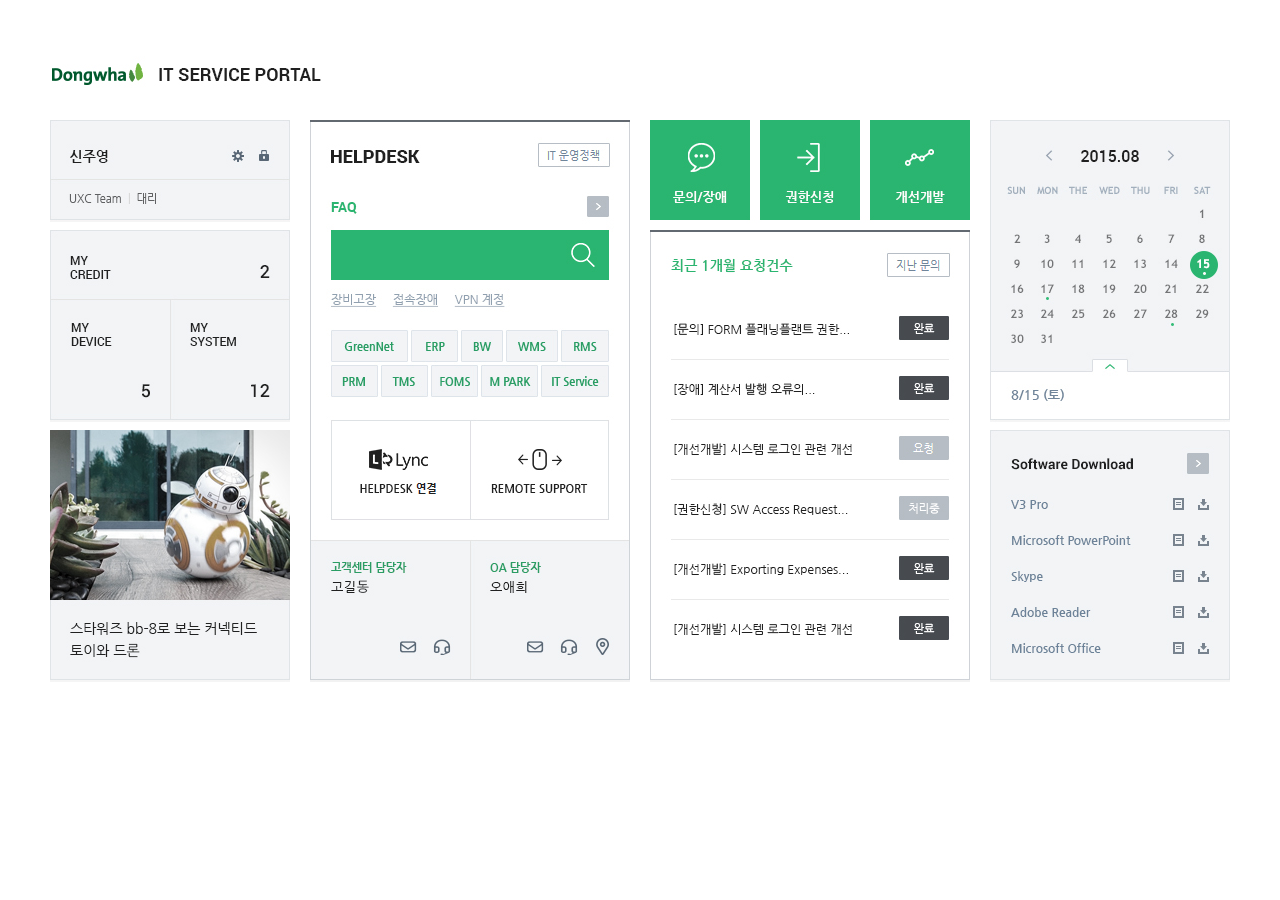
<file: index.html>
﻿<!DOCTYPE html>

<html lang="en" xmlns="http://www.w3.org/1999/xhtml">
<head>
    <meta charset="utf-8" />
    <title></title>
	
	<script src="js/jquery-1.11.3.min.js"></script>
	<script src="js/dropit.js"></script>
	<script>
		$(document).ready(function () {
			$('.my_cont').dropit();
		});
	</script>
	<link rel="stylesheet" type="text/css" href="css/common.css" />
</head>
<body>
<div id="wrap">
	<div id="header"><img src="images/img_header.jpg" alt="" /></div>
	<div id="container">
		<div class="content">
			<ul class="my_cont">
				<li>
					<a href="#" class="btn"><img src="images/img_myinfo.jpg" alt="" /></a>
					<div class="user dropit-submenu"><img src="images/img_user.jpg" alt="" /></div>
				</li>
				<li>
					<a href="#" class="btn"><img src="images/img_mymenu.jpg" alt="" /></a>
					<div class="mycredit"><img src="images/img_mycredit.jpg" alt="" /></div>
				</li>
			</ul>
			<div><a href="#"><img src="images/img_banner.jpg" alt="" onmouseover="this.src = 'images/img_banner_h.jpg';" onmouseout="this.src = 'images/img_banner.jpg';" /></a></div>
		</div>
		<div class="content help_cont"><img src="images/img_help.jpg" alt="" />
			<ul class="info_list">
				<li><img src="images/img_customer.jpg" alt="" /></li>
				<li><img src="images/img_qna.jpg" alt="" /></li>
			</ul>
		</div>
		<div class="content list_cont"><img src="images/img_list.jpg" alt="" /></div>
		<div class="content info_cont">
			<div><img src="images/img_calendar.jpg" alt="" /></div>
			<div><img src="images/img_download.jpg" alt="" /></div>
		</div>
	</div>
</div>
</body>
</html>
</file>
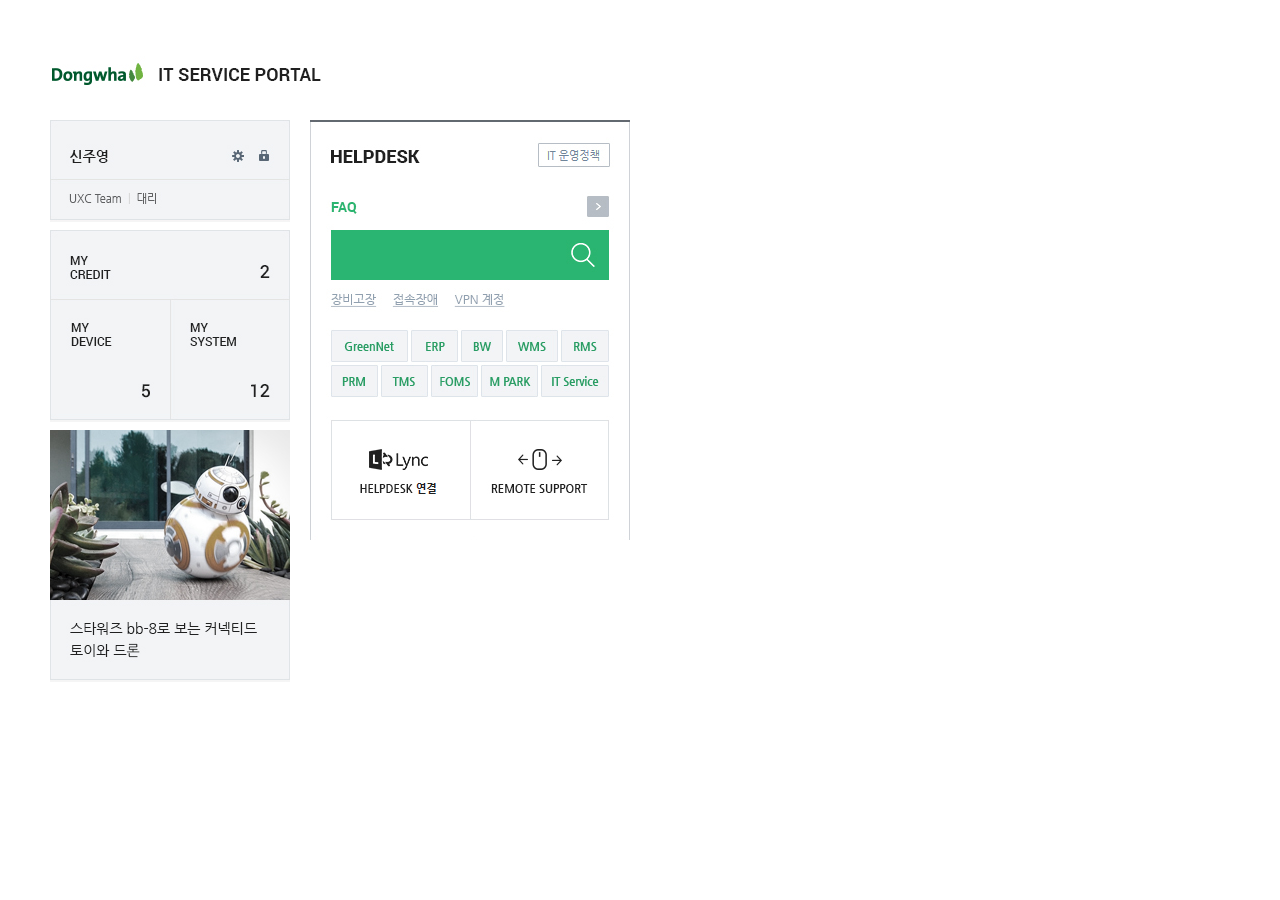
<file: index2.html>
﻿<!DOCTYPE html>

<html lang="en" xmlns="http://www.w3.org/1999/xhtml">
<head>
    <meta charset="utf-8" />
    <title></title>
	
	<script src="js/jquery-1.11.3.min.js"></script>
	<script src="js/dropit.js"></script>
	<script>
		$(document).ready(function () {
			$('.my_cont').dropit();
		});
	</script>
	<link rel="stylesheet" type="text/css" href="css/common.css" />
</head>
<body>
<div id="wrap">
	<div id="header"><img src="images/img_header.jpg" alt="" /></div>
	<div id="container">
		<div class="content">
			<ul class="my_cont">
				<li>
					<a href="#" class="btn"><img src="images/img_myinfo.jpg" alt="" /></a>
					<div class="user dropit-submenu"><img src="images/img_user.jpg" alt="" /></div>
				</li>
				<li>
					<a href="#" class="btn"><img src="images/img_mymenu.jpg" alt="" /></a>
					<div class="mycredit"><img src="images/img_mycredit.jpg" alt="" /></div>
				</li>
			</ul>
			<div><a href="#"><img src="images/img_banner.jpg" alt="" onmouseover="this.src = 'images/img_banner_h.jpg';" onmouseout="this.src = 'images/img_banner.jpg';" /></a></div>
		</div>
		<div class="content help_cont"><img src="images/img_help.jpg" alt="" />
	</div>
</div>
</body>
</html>
</file>
<file: css/common.css>
﻿@charset "utf-8";

/**************************************************
	Reset CSS
**************************************************/
html{font-size:px;}
html,body{width:100%;height:100%;margin:0;padding:0;}
body{margin:0;padding:0;font:12px/1.5 arial,'맑은 고딕', Malgun Gothic, '돋움', dotum, arial, sans-serif, helvetica;color:#; line-height:1;}
dl,dt,dd,ul,ol,li,h1,h2,h3,h4,h5,pre,form,fieldset,input,textarea,p,blockquote,tbody,tfoot,thead,th,td{margin:0;padding:0;vertical-align:middle;}
body,div,ul,ol,li,h1,h2,h3,h4,h5,form,fieldset,p,button,input,select,a,em,textarea,input,strong{margin:0;padding:0;}
input,textarea,select,button,th,td{font:12px/1 arial, '맑은 고딕', Malgun Gothic,'돋움', dotum, sans-serif, helvetica;color:#050505;vertical-align:middle;}
table{border-collapse:collapse; border-spacing:0;}
ol,ul,li{list-style:none;}
caption{position:relative;}
img{vertical-align:middle;}
img,fieldset{border:0 none;}
label,button,input[type="file"]{cursor:pointer;}
em,address{font-style:normal;}
a{color:#;text-decoration:none;}
a:link,a:visited{color:#;text-decoration:none;}
/*a:hover,a:active,a:focus{text-decoration:none;}*/
button{overflow:visible;margin:0;padding:0;border:0;background:none;white-space:nowrap;cursor:pointer;}
button::-moz-focus-inner{padding:0;border:0;}
hr, legend, caption .hidden, .hidden{width:0; height:0; padding:0; margin:0; visibility:hidden; font-size:0;}
:focus{outline:none;}

/* HTML5 */
header, footer, nav, section, article, aside, figure, figcaption, hgroup {display:block;}

/* skip */
#skip_nav, .blind{visibility:hidden;overflow:hidden;position:absolute;top:0;left:0;width:1px;height:1px;font-size:0;line-height:0}

/**************************************************
	Layout
**************************************************/
/* Body */
#wrap {width:1180px; margin:0 auto;}
#header { }
#container { }

/* container */
.content{float:left; position:relative;}
.info_list li{float:left;}

.dropit .dropit-submenu {
    position: absolute;
    top: 0;
    left:249px; /* dropdown left or right */
    z-index: 1000;
    display: none;
}
.dropit .dropit-open .dropit-submenu { display: block; }
</file>
